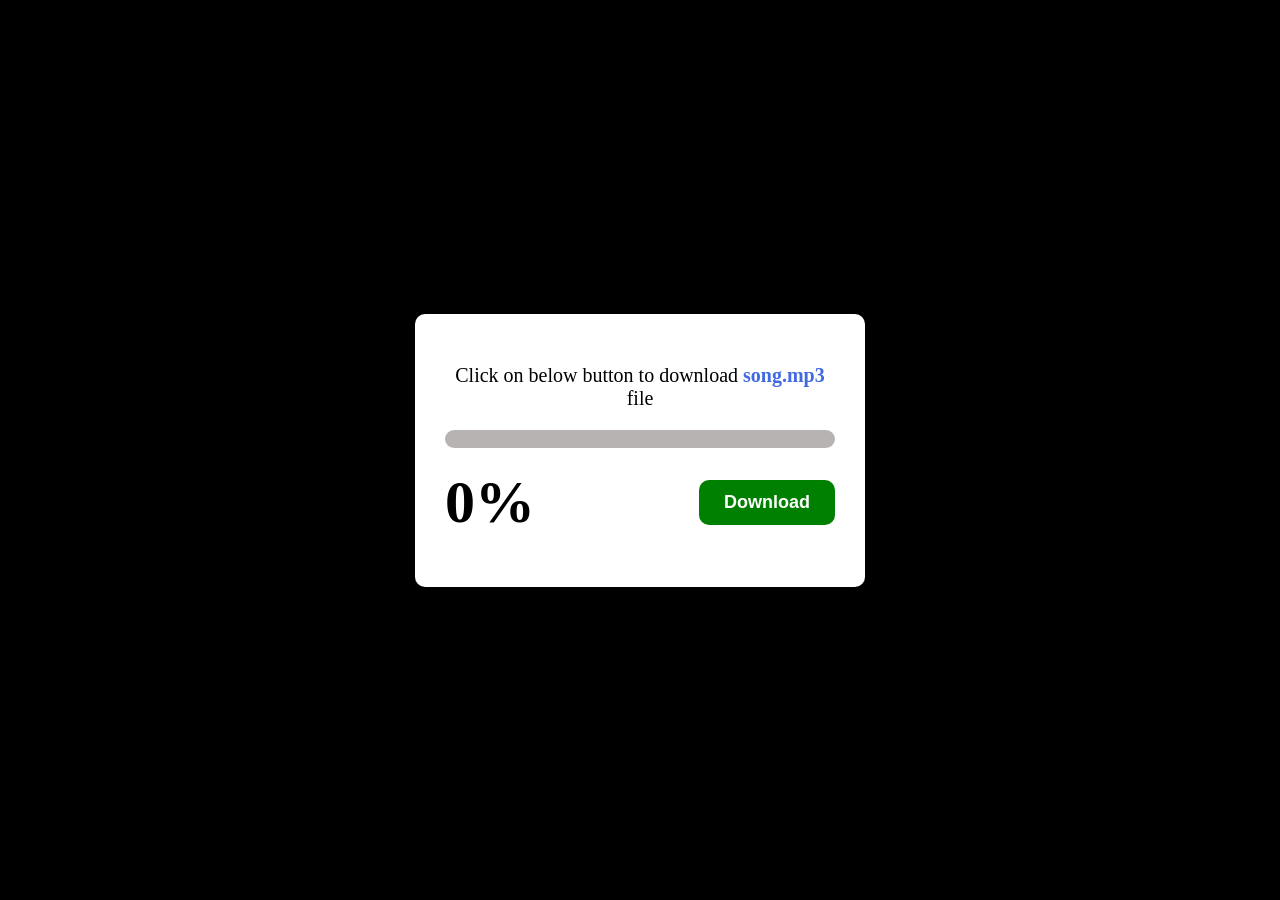
<file: downloading/index.html>
<!DOCTYPE html>
<html lang="en">
<head>
    <meta charset="UTF-8">
    <meta name="viewport" content="width=device-width, initial-scale=1.0">
    <title>Document</title>
    <link rel="stylesheet" href="style.css">
</head>
<body>
    

    <main>
        
        <div class="card">
            <p>Click on below button to download <span>song.mp3</span> file</p>
            <div class="outer">
                <div class="inner"></div>
            </div>
            <div class="bottom">
                <h2>0%</h2>
                <button>Download</button>
            </div>
        </div>
    </main>

    <script src="script.js"></script>
</body>
</html>
</file>
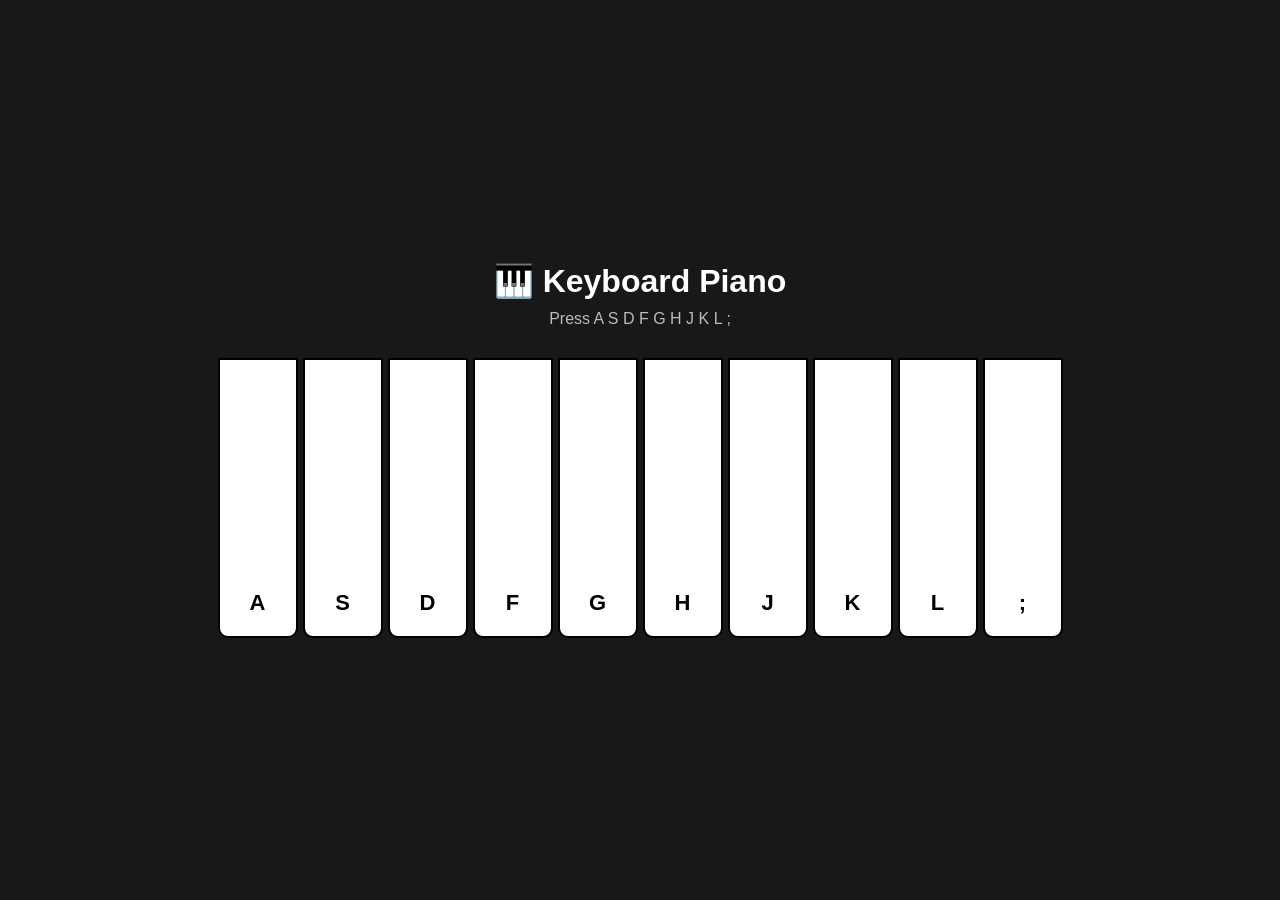
<file: Piano/index.html>
<!DOCTYPE html>
<html lang="en">
<head>
    <meta charset="UTF-8">
    <meta name="viewport" content="width=device-width, initial-scale=1.0">
    <title>Keyboard Piano</title>
    <link rel="stylesheet" href="style.css">
</head>
<body>

<h1>🎹 Keyboard Piano</h1>
<p>Press A S D F G H J K L ;</p>

<div class="piano">

    <div class="key" data-song="songs/C1v8.mp3" data-key="a">A</div>
    <div class="key" data-song="songs/C2v8.mp3" data-key="s">S</div>
    <div class="key" data-song="songs/C3v8.mp3" data-key="d">D</div>
    <div class="key" data-song="songs/Ds1v8.mp3" data-key="f">F</div>
    <div class="key" data-song="songs/Ds2v8.mp3" data-key="g">G</div>
    <div class="key" data-song="songs/Ds3v8.mp3" data-key="h">H</div>
    <div class="key" data-song="songs/Fs1v8.mp3" data-key="j">J</div>
    <div class="key" data-song="songs/A1v8.mp3" data-key="k">K</div>
    <div class="key" data-song="songs/A2v8.mp3" data-key="l">L</div>
    <div class="key" data-song="songs/A4v8.mp3" data-key=";">;</div>

</div>

<script src="script.js"></script>

</body>
</html>
</file>
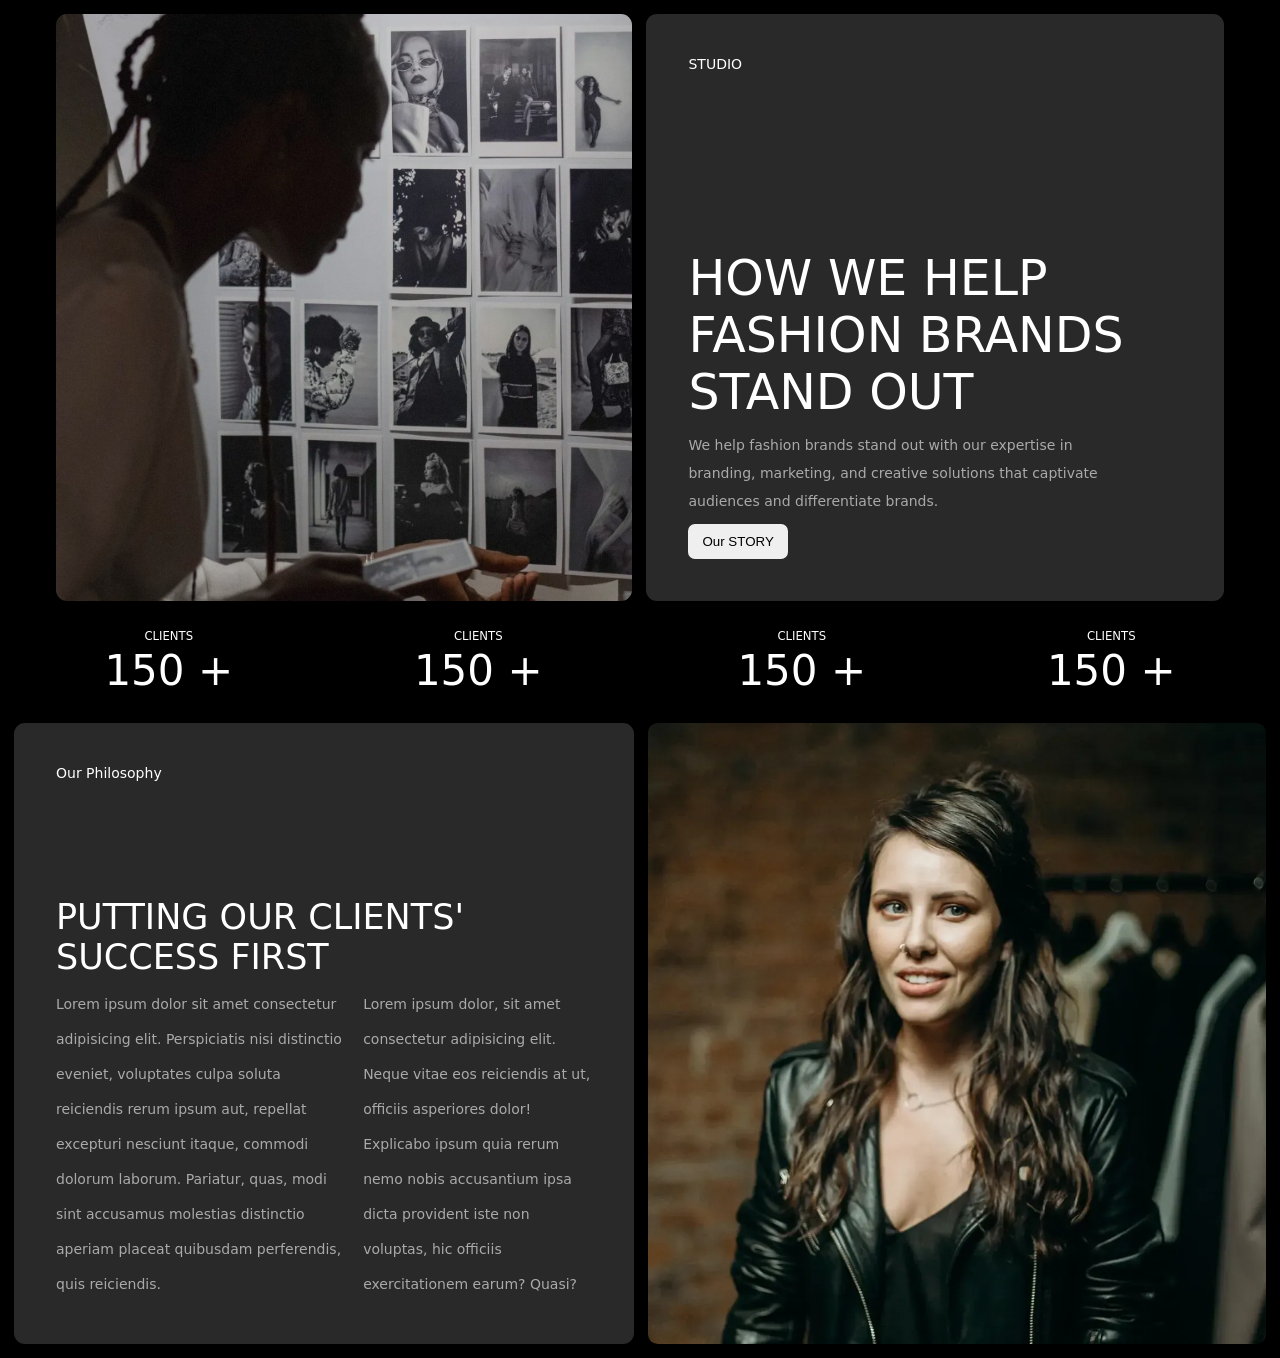
<file: Project-1/index.html>
<!DOCTYPE html>
<html lang="en">
<head>
    <meta charset="UTF-8">
    <meta name="viewport" content="width=i, initial-scale=1.0">
    <title>Website_01</title>
    <link rel="stylesheet" href="style.css">
</head>
<body>
    <main>
        <section class="view1">
            <div class="top">
                <img src="asset/main.jpg" alt="">
            </div>
            <div class="bottom">
                <p>STUDIO</p>

                <div class="text">
                    <h1>How We Help Fashion Brands Stand Out</h1>
                    <p>We help fashion brands stand out with our expertise in branding, marketing, and creative solutions that captivate audiences and differentiate brands.</p>
                    <button>Our STORY</button>
                </div>
            </div>
        </section>

        <section class="view2">
            <div class="top">
                <div class="element">
                    <small>CLIENTS</small>
                    <h2>150 +</h2>
                </div>
                <div class="element">
                    <small>CLIENTS</small>
                    <h2>150 +</h2>
                </div>
            </div>
            <div class="bottom">
                <div class="element">
                    <small>CLIENTS</small>
                    <h2>150 +</h2>
                </div>
                <div class="element">
                    <small>CLIENTS</small>
                    <h2>150 +</h2>
                </div>
            </div>
        </section>

        <section class="view3">
            <div class="top">
                <img src="asset/second.webp" alt="">
            </div>
            <div class="bottom">
                <p>Our Philosophy</p>
                <div class="text">
                    <h1>Putting Our Clients' Success First</h1>
                    <div class="paragraphs">
                        <p>Lorem ipsum dolor sit amet consectetur adipisicing elit. Perspiciatis nisi distinctio eveniet, voluptates culpa soluta reiciendis rerum ipsum aut, repellat excepturi nesciunt itaque, commodi dolorum laborum. Pariatur, quas, modi sint accusamus molestias distinctio aperiam placeat quibusdam perferendis, quis reiciendis.</p>

                        <p>Lorem ipsum dolor, sit amet consectetur adipisicing elit. Neque vitae eos reiciendis at ut, officiis asperiores dolor! Explicabo ipsum quia rerum nemo nobis accusantium ipsa dicta provident iste non voluptas, hic officiis exercitationem earum? Quasi?</p>
                    </div>
                </div>
            </div>
        </section>
    </main>
</body>
</html>
</file>
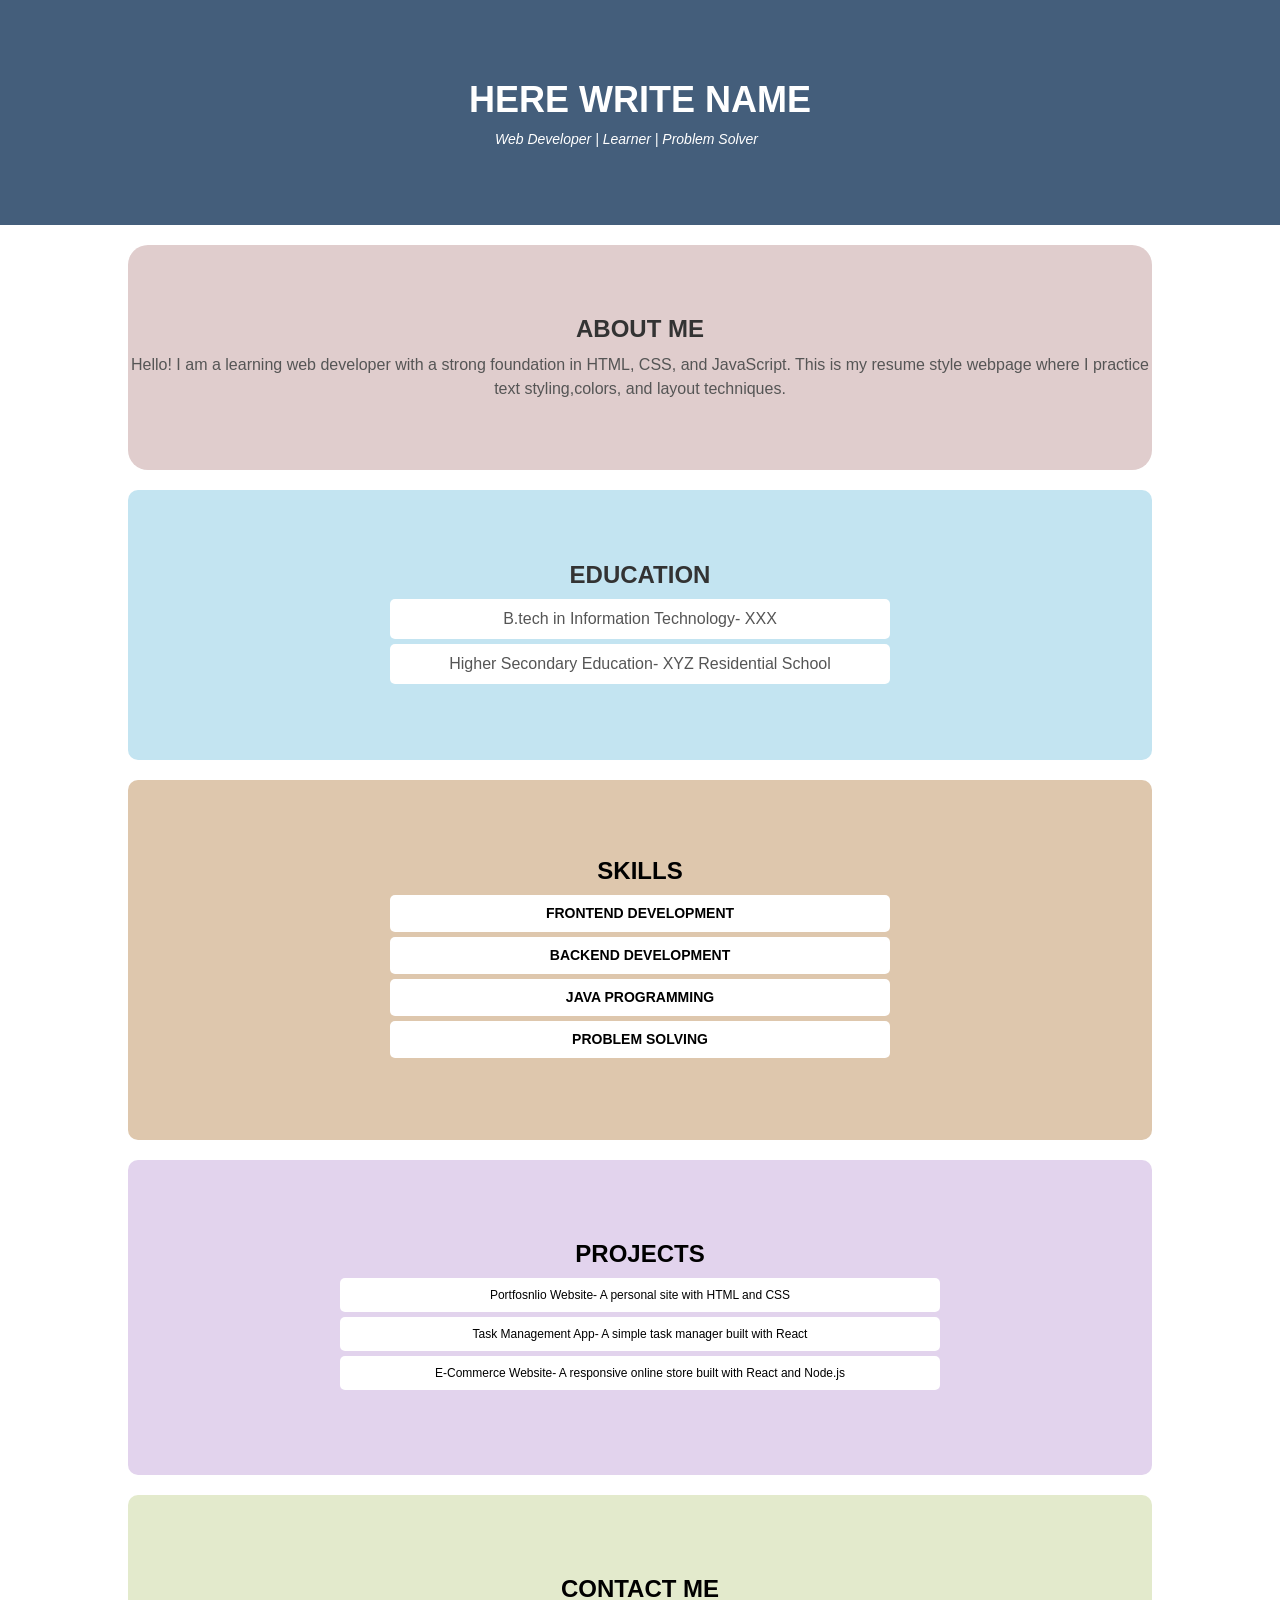
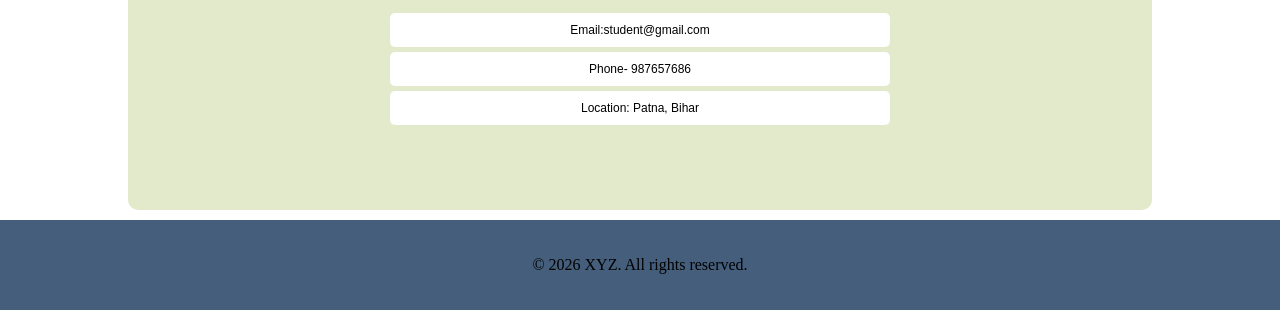
<file: ResumeWebsite/index.html>
<!DOCTYPE html>
<html lang="en">
<head>
    <meta charset="UTF-8">
    <meta name="viewport" content="width=device-width, initial-scale=1.0">
    <title>My Resume</title>
    <link rel="stylesheet" href="style.css">
</head>
<body>
   <div class="info-section">
        <header>
            <h1>Here Write Name</h1>
            <p>Web Developer | Learner | Problem Solver</p>
        </header>
   </div>

   <div class="about-section">
        <div>
            <h2>ABOUT ME</h2>
            <p>Hello! I am a learning web developer with a strong foundation in HTML, CSS, and JavaScript. This is my resume style webpage where I practice text styling,colors, and layout techniques.</p>
        </div>
    </div>

    <div class="education-section">
        <div>
            <h2>Education</h2>
            <div class="info">
                <p>B.tech in Information Technology- XXX</p>
                <p>Higher Secondary Education- XYZ Residential School</p>
            </div>  
        </div>
    </div>


    <div class="skill-section">
        <div>
            <h2>Skills</h2>
            <div class="info">
                <h3>Frontend Development</h3>
                <h3>Backend Development</h3>
                <h3>Java Programming</h3>
                <h3>Problem Solving</h3>
            </div>
        </div>
    </div>

    <div class="project-section">
        <div>
            <h2>Projects</h2>
            <div class="info">
                <p>Portfosnlio Website- A personal site with HTML and CSS</p>
                <p>Task Management App- A simple task manager built with React</p>
                <p>E-Commerce Website- A responsive online store built with React and Node.js</p>
            </div>
        </div>
    </div>

    <div class="contact-section">
        <div>
            <h2>Contact Me</h2>
            <div class="info">
                <p>Email:student@gmail.com</p>
                <p>Phone- 987657686</p>
                <p>Location: Patna, Bihar</p>
            </div>
        </div>
    </div>

    <div class="footer">
        <p>&copy; 2026 XYZ. All rights reserved.</p>
    </div>
</body>
</html>
</file>
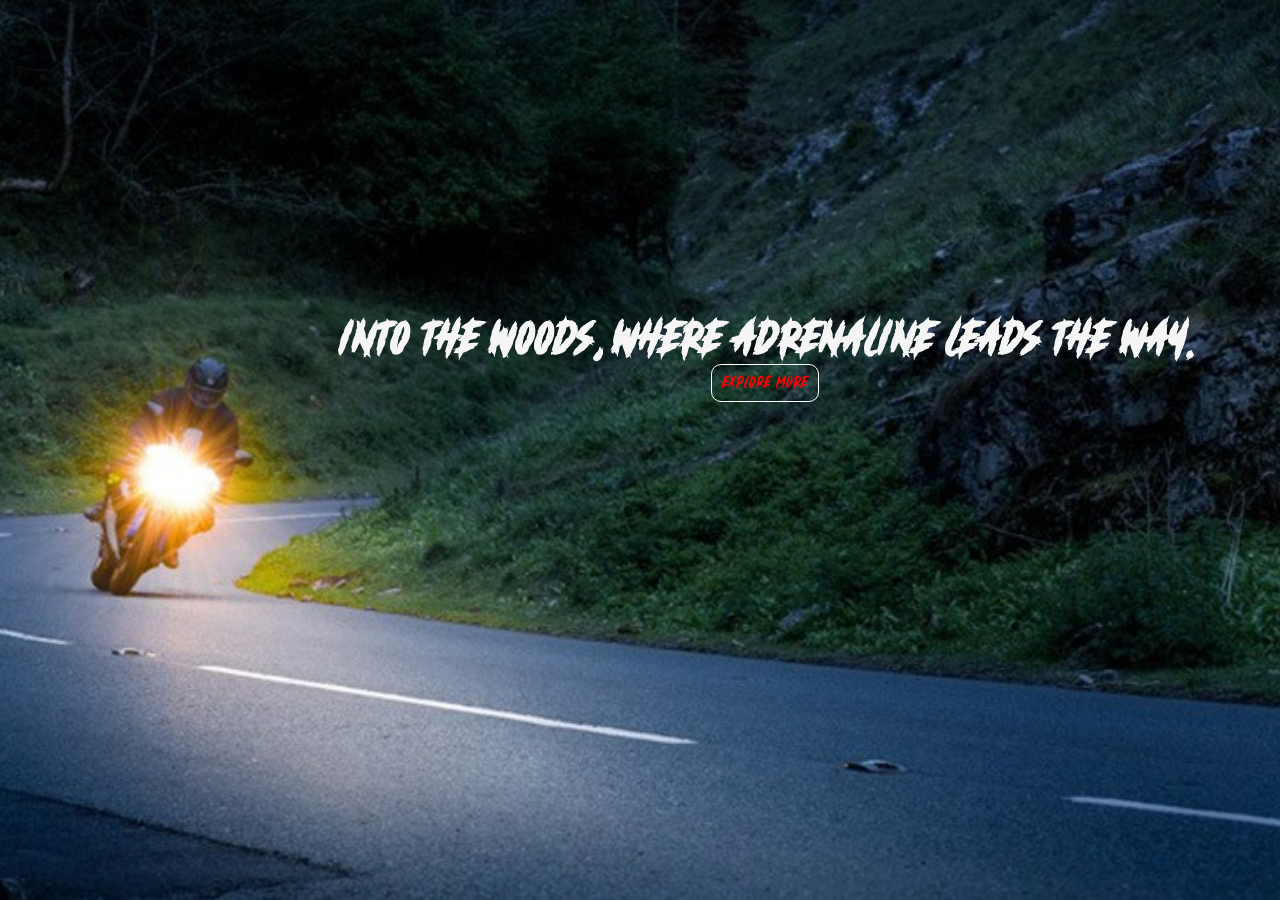
<file: ride/index.html>
<!DOCTYPE html>
<html lang="en">
<head>
    <meta charset="UTF-8">
    <meta name="viewport" content="width=device-width, initial-scale=1.0">
    <title>Ferless Ride</title>
    <link rel="stylesheet" href="style.css">
</head>
<body>
    <div id="main">
        <h1>Into the woods, where adrenaline leads the way.</h1>
        <button>Explore more</button>
    </div>
</body>
</html>
</file>
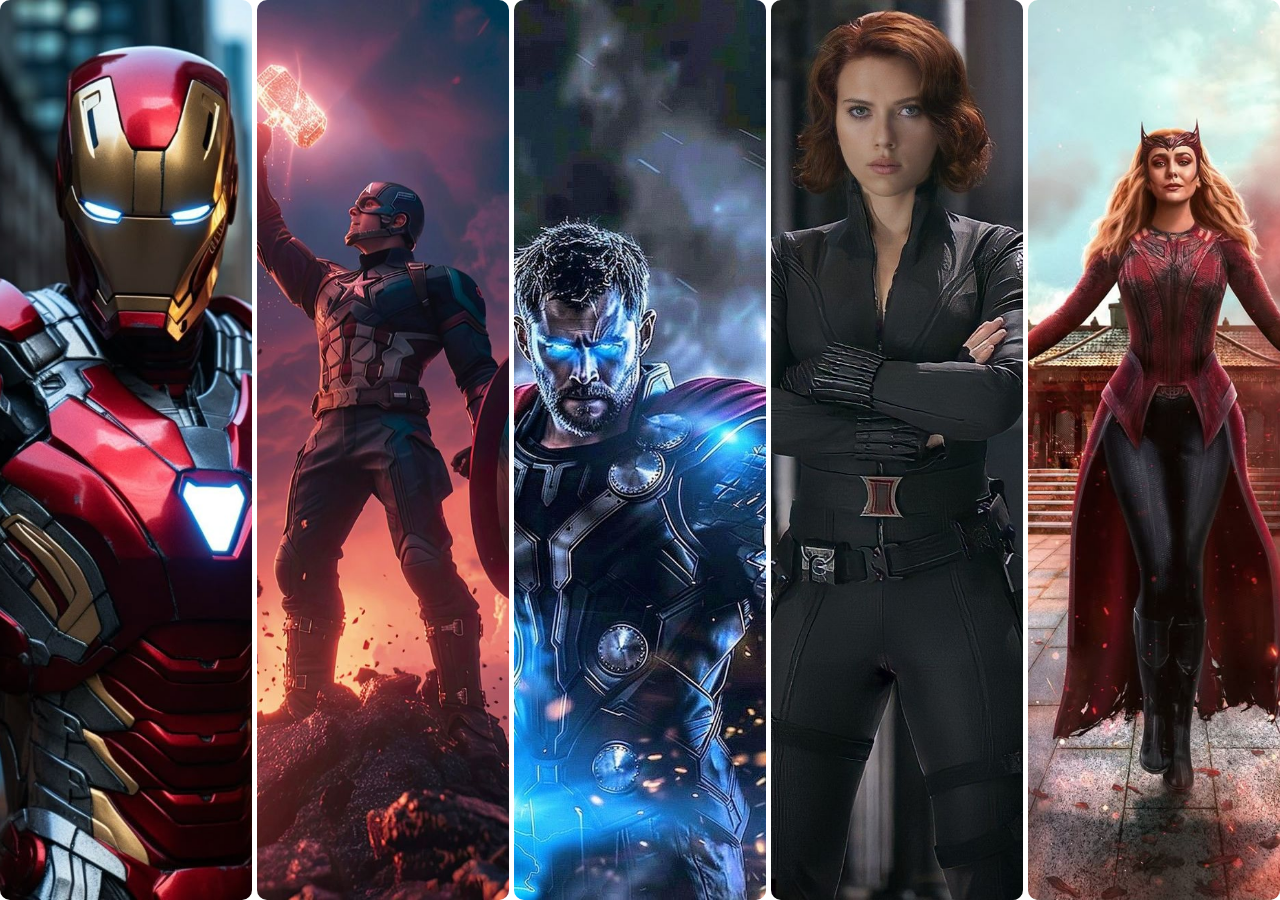
<file: SCSS_Project/index.html>
<!DOCTYPE html>
<html lang="en">
<head>
    <meta charset="UTF-8">
    <meta name="viewport" content="width=device-width, initial-scale=1.0">
    <title>Document</title>
    <link rel="stylesheet" href="style.css">
</head>
<body>
    <main>
        <section></section>
        <section></section>
        <section></section>
        <section></section>
        <section></section>
    </main>
</body>
</html>
</file>
<file: downloading/style.css>
*{
    margin: 0;
    padding: 0;
    box-sizing: border-box;
}
html, body {
    height: 100%;
    width: 100%;
}


main{
    height: 100%;
    width: 100%;
    background-color: black;
    display: flex;
    align-items: center;
    justify-content: center;
}

.card{
    width: 450px;
    background-color: white;
    border-radius: 10px;
    padding: 50px 30px;
}

.card p{
    text-align: center;
    margin-bottom: 20px;
    font-size: 20px;
    font-weight: 500;
}

.card p span{
    font-weight: 600;
    color: royalblue;
}


.outer{
    height: 18px;
    width: 100%;
    background-color: rgb(183, 179, 179);
    border-radius: 50px;
}

.inner{
    height: 100%;
    width: 0;
    background-color: green;
    border-radius: 50px;
}

.bottom{
    display: flex;
    align-items: center;
    justify-content: space-between;
    margin-top: 20px;
}

.bottom h2{
    font-size: 60px;
}

.bottom button{
    padding: 12px 25px;
    background-color: green;
    color: white;
    border-radius: 10px;
    font-size: 18px;
    font-weight: 600;
    border: 0;
    cursor: pointer;
}

.bottom button:active{
    scale: 0.95;
}
</file>
<file: Piano/style.css>
*{
    margin:0;
    padding:0;
    box-sizing:border-box;
    font-family:Arial, Helvetica, sans-serif;
}

body{
    height:100vh;
    display:flex;
    justify-content:center;
    align-items:center;
    flex-direction:column;
    background:#181818;
}

h1{
    color:white;
    margin-bottom:10px;
}

p{
    color:#bbb;
    margin-bottom:30px;
}

.piano{
    display:flex;
    gap:5px;
}

.key{
    width:80px;
    height:280px;
    background:white;
    border:2px solid black;
    border-radius:0 0 10px 10px;
    display:flex;
    justify-content:center;
    align-items:flex-end;
    padding-bottom:20px;
    font-size:22px;
    font-weight:bold;
    cursor:pointer;
    transition:.1s;
    user-select:none;
}

.key:hover{
    background:#eee;
}

.key.active{
    background:#87d889;
    color:white;
    transform:translateY(5px);
    box-shadow:0 0 20px #4CAF50;
}
</file>
<file: Project-1/style.css>
* {
  margin: 0;
  padding: 0;
  box-sizing: border-box;
}

html, body {
  height: 100%;
  width: 100%;
}

html {
  font-family: system-ui;
  color: white;
  font-size: clamp(14px, 1vw, 18px);
}

body {
  background-color: black;
}

section {
  max-width: 2000px;
}

main {
  width: 100%;
  display: flex;
  flex-direction: column;
  gap: 0rem;
  align-items: center;
}
main section.view1 {
  width: 100%;
  display: flex;
  flex-direction: column;
  gap: 1rem;
  padding: 1rem;
}
main section.view1 .top {
  width: 100%;
}
main section.view1 .top img {
  width: 100%;
  border-radius: 0.78rem;
}
main section.view1 .bottom {
  background-color: #292929;
  padding: 1.5rem;
  border-radius: 0.78rem;
  display: flex;
  flex-direction: column;
  gap: 1.5rem;
}
main section.view1 .bottom .text {
  display: flex;
  flex-direction: column;
  gap: 0.7rem;
}
main section.view1 .bottom .text h1 {
  font-size: 2.5rem;
  font-weight: 200;
  text-transform: uppercase;
}
main section.view1 .bottom .text p {
  font-size: 1.4rem;
  font-weight: 200;
  opacity: 0.6;
  line-height: 2.5rem;
}
main section.view1 .bottom .text button {
  width: -moz-fit-content;
  width: fit-content;
  border: none;
  outline: none;
  padding: 0.7rem 1rem;
  border-radius: 0.5rem;
}
main section.view2 {
  display: flex;
  flex-direction: column;
  gap: 1rem;
  width: 100%;
  padding: 1rem;
}
main section.view2 .top, main section.view2 .bottom {
  display: flex;
  width: 90%;
  justify-content: space-around;
}
main section.view2 .top .element, main section.view2 .bottom .element {
  text-align: center;
  display: flex;
  flex-direction: column;
  gap: 0.2rem;
}
main section.view2 .top .element small, main section.view2 .bottom .element small {
  opacity: 0.2rem;
}
main section.view2 .top .element h2, main section.view2 .bottom .element h2 {
  font-size: 3rem;
  font-weight: 300;
}
main section.view3 {
  width: 100%;
  padding: 1rem;
  display: flex;
  flex-direction: column;
  gap: 1rem;
}
main section.view3 .top {
  width: 100%;
}
main section.view3 .top img {
  width: 100%;
  border-radius: 0.7rem;
}
main section.view3 .bottom {
  background-color: #292929;
  padding: 1.5rem;
  border-radius: 0.78rem;
  display: flex;
  flex-direction: column;
  gap: 1.5rem;
}
main section.view3 .bottom .text {
  display: flex;
  flex-direction: column;
  gap: 0.7rem;
}
main section.view3 .bottom .text h1 {
  font-size: 2.5rem;
  font-weight: 200;
  text-transform: uppercase;
}
main section.view3 .bottom .text p {
  font-size: 1.4rem;
  font-weight: 300;
  opacity: 0.6;
  line-height: 2.5rem;
}
main section.view3 .bottom .text button {
  width: -moz-fit-content;
  width: fit-content;
  border: none;
  outline: none;
  padding: 0.7rem 1rem;
  border-radius: 0.7rem;
}

@media (min-width: 700px) {
  main section.view1 {
    flex-direction: row;
    padding: 1rem 4rem;
  }
  main section.view1 .top img {
    height: 100%;
  }
  main section.view1 .top, main section.view1 .bottom {
    width: 50%;
  }
  main section.view1 .bottom {
    justify-content: space-between;
    padding: 3rem;
  }
  main section.view1 .bottom .text h1 {
    font-size: 3.5rem;
  }
  main section.view1 .bottom .text p {
    width: 90%;
    font-size: 1rem;
    line-height: 2rem;
  }
  main section.view2 {
    flex-direction: row;
  }
  main section.view3 {
    flex-direction: row-reverse;
  }
  main section.view3 .top img {
    height: 100%;
  }
  main section.view3 .top, main section.view3 .bottom {
    width: 50%;
  }
  main section.view3 .bottom {
    justify-content: space-between;
    padding: 3rem;
  }
  main section.view3 .bottom .paragraphs {
    display: flex;
    gap: 1rem;
  }
  main section.view3 .bottom .paragraphs p {
    font-size: 1rem;
  }
}/*# sourceMappingURL=style.css.map */
</file>
<file: ResumeWebsite/style.css>
*{
    margin: 0;
    padding: 0;
    box-sizing: border-box;
}

html, body{
    height: 100%;
    width: 100%;
}
.info-section{
    height: 25%;
    width: 100%;
    display: flex;
    justify-content: center;
    align-items: center;
    background-color: #445e7b;
}
.info-section h1{
    color: white;
    font-size: 36px;
    font-family:    sans-serif;
    text-transform: uppercase;
}
.info-section p{
    color: white;
    font-size: 14px;
    font-family:    sans-serif;
    font-style: italic;
    margin-top: 10px;
    padding-left: 26px;
}

.about-section{
    height: 25%;
    width: 80%;
    margin-left: 10%;
    margin-top: 20px;
    background-color: rgb(224, 205, 205);
    display: flex;
    justify-content: center;
    align-items: center;
    border-radius: 20px;
}
.about-section h2{
    color: #333;
    font-size: 24px;
    font-family:    sans-serif;
    font-weight: 700;
    margin-bottom: 10px;
    text-align: center;
}
.about-section p{
    color: #555;
    font-size: 16px;
    font-family:    sans-serif;
    line-height: 1.5;
    text-align: center;
}
.education-section{
    height: 30%;
    width: 80%;
    margin-left: 10%;
    margin-top: 20px;
    background-color: rgb(195, 228, 241);
    display: flex;
    justify-content: center;
    align-items: center;
    border-radius: 10px;
}
.education-section h2{
    color: #333;
    font-size: 24px;
    font-family:    sans-serif;
    font-weight: 700;
    margin-bottom: 10px;
    text-align: center;
    text-transform: uppercase;
}
.education-section .info{
    display: flex;
    flex-direction: column;
    align-items: center;
}
.education-section .info p{
    color: #555;
    background-color: white;
    font-size: 16px;
    width: 500px;
    padding: 8px;
    font-family:    sans-serif;
    line-height: 1.5;
    text-align: center;
    margin-bottom: 5px;
    border-radius: 5px;
}

.skill-section{
    height: 40%;
    width: 80%;
    margin-left: 10%;
    margin-top: 20px;
    background-color: #dec7ad;
    display: flex;
    justify-content: center;
    align-items: center;
    border-radius: 10px;
}
.skill-section h2{
    color: black;
    font-size: 24px;
    font-family:    sans-serif;
    font-weight: 700;
    margin-bottom: 10px;
    text-align: center;
    text-transform: uppercase;
}

.skill-section .info{
    display: flex;
    flex-direction: column;
    align-items: center;
}

.skill-section .info h3{
    color: black;
    background-color: white;
    font-size: 14px;
    width: 500px;
    padding: 8px;
    font-family:    sans-serif;
    line-height: 1.5;
    text-align: center;
    margin-bottom: 5px;
    border-radius: 5px;
    text-transform: uppercase;
}



.project-section{
    height: 35%;
    width: 80%;
    margin-left: 10%;
    margin-top: 20px;
    background-color: #e2d3ed;
    display: flex;
    justify-content: center;
    align-items: center;
    border-radius: 10px;
}
.project-section h2{
    color: black;
    font-size: 24px;
    font-family:    sans-serif;
    font-weight: 700;
    margin-bottom: 10px;
    text-align: center;
    text-transform: uppercase;
}

.project-section .info{
    display: flex;
    flex-direction: column;
    align-items: center;
}

.project-section .info p{
    color: black;
    background-color: white;
    font-size: 12px;
    width: 600px;
    padding: 8px;
    font-family:    sans-serif;
    line-height: 1.5;
    text-align: center;
    margin-bottom: 5px;
    border-radius: 5px;
}




.contact-section{
    height: 35%;
    width: 80%;
    margin-left: 10%;
    margin-top: 20px;
    background-color: #e3eacc;
    display: flex;
    justify-content: center;
    align-items: center;
    border-radius: 10px;
}
.contact-section h2{
    color: black;
    font-size: 24px;
    font-family:    sans-serif;
    font-weight: 700;
    margin-bottom: 10px;
    text-align: center;
    text-transform: uppercase;
}

.contact-section .info{
    display: flex;
    flex-direction: column;
    align-items: center;
}

.contact-section .info p{
    color: black;
    background-color: white;
    font-size: 12px;
    width: 500px;
    padding: 8px;
    font-family:    sans-serif;
    line-height: 1.5;
    text-align: center;
    margin-bottom: 5px;
    border-radius: 5px;
}

.footer{
    height: 10%;
    width: 100%;
    margin-top: 10px;
    display: flex;
    justify-content: center;
    align-items: center;
    background-color: #445e7b;
}
</file>
<file: ride/style.css>
@font-face {
    font-family: ride;
    src: url(RUSTY\ ATTACK\ DEMO\ Regular.otf);
}
*{
    margin: 0;
    padding: 0;
    box-sizing: border-box;
}

html,body{
    height: 100%;
    width: 100%;
}

#main{
    height: 100%;
    width: 100%;
    background-image: url(ride.jpg);
    text-align: center;
    padding-top: 320px;
    padding-left: 250px;
    background-size: cover;
    background-position: center;

}

h1{
    font-size: 44px;
    color: #f5f5f5;
    font-family: ride;
}

button{
    font-size: 16px;
    padding: 10px;
    color: red;
    font-family: ride;
    background-color: transparent;
    border: 1px solid white;
    border-radius: 10px;
}
</file>
<file: SCSS_Project/style.css>
* {
  margin: 0;
  padding: 0;
  box-sizing: border-box;
}

html,
body {
  height: 100%;
  width: 100%;
}

main {
  height: 100%;
  width: 100%;
  display: flex;
  gap: 5px;
}
main section {
  height: 100%;
  flex-grow: 1;
  background-size: cover;
  border-radius: 10px;
  background-position: center;
  transition: all 0.8s cubic-bezier(0.215, 0.61, 0.355, 1);
  cursor: pointer;
}
main section:hover {
  flex-grow: 2;
}
main section:nth-child(1) {
  background-image: url(asset/Iron\ Man.jpeg);
}
main section:nth-child(2) {
  background-image: url(asset/captain.jpeg);
}
main section:nth-child(3) {
  background-image: url(asset/thor.jpeg);
}
main section:nth-child(4) {
  background-image: url(asset/Black\ Widow.jpeg);
}
main section:nth-child(5) {
  background-image: url(asset/wanda.jpeg);
}/*# sourceMappingURL=style.css.map */
</file>
